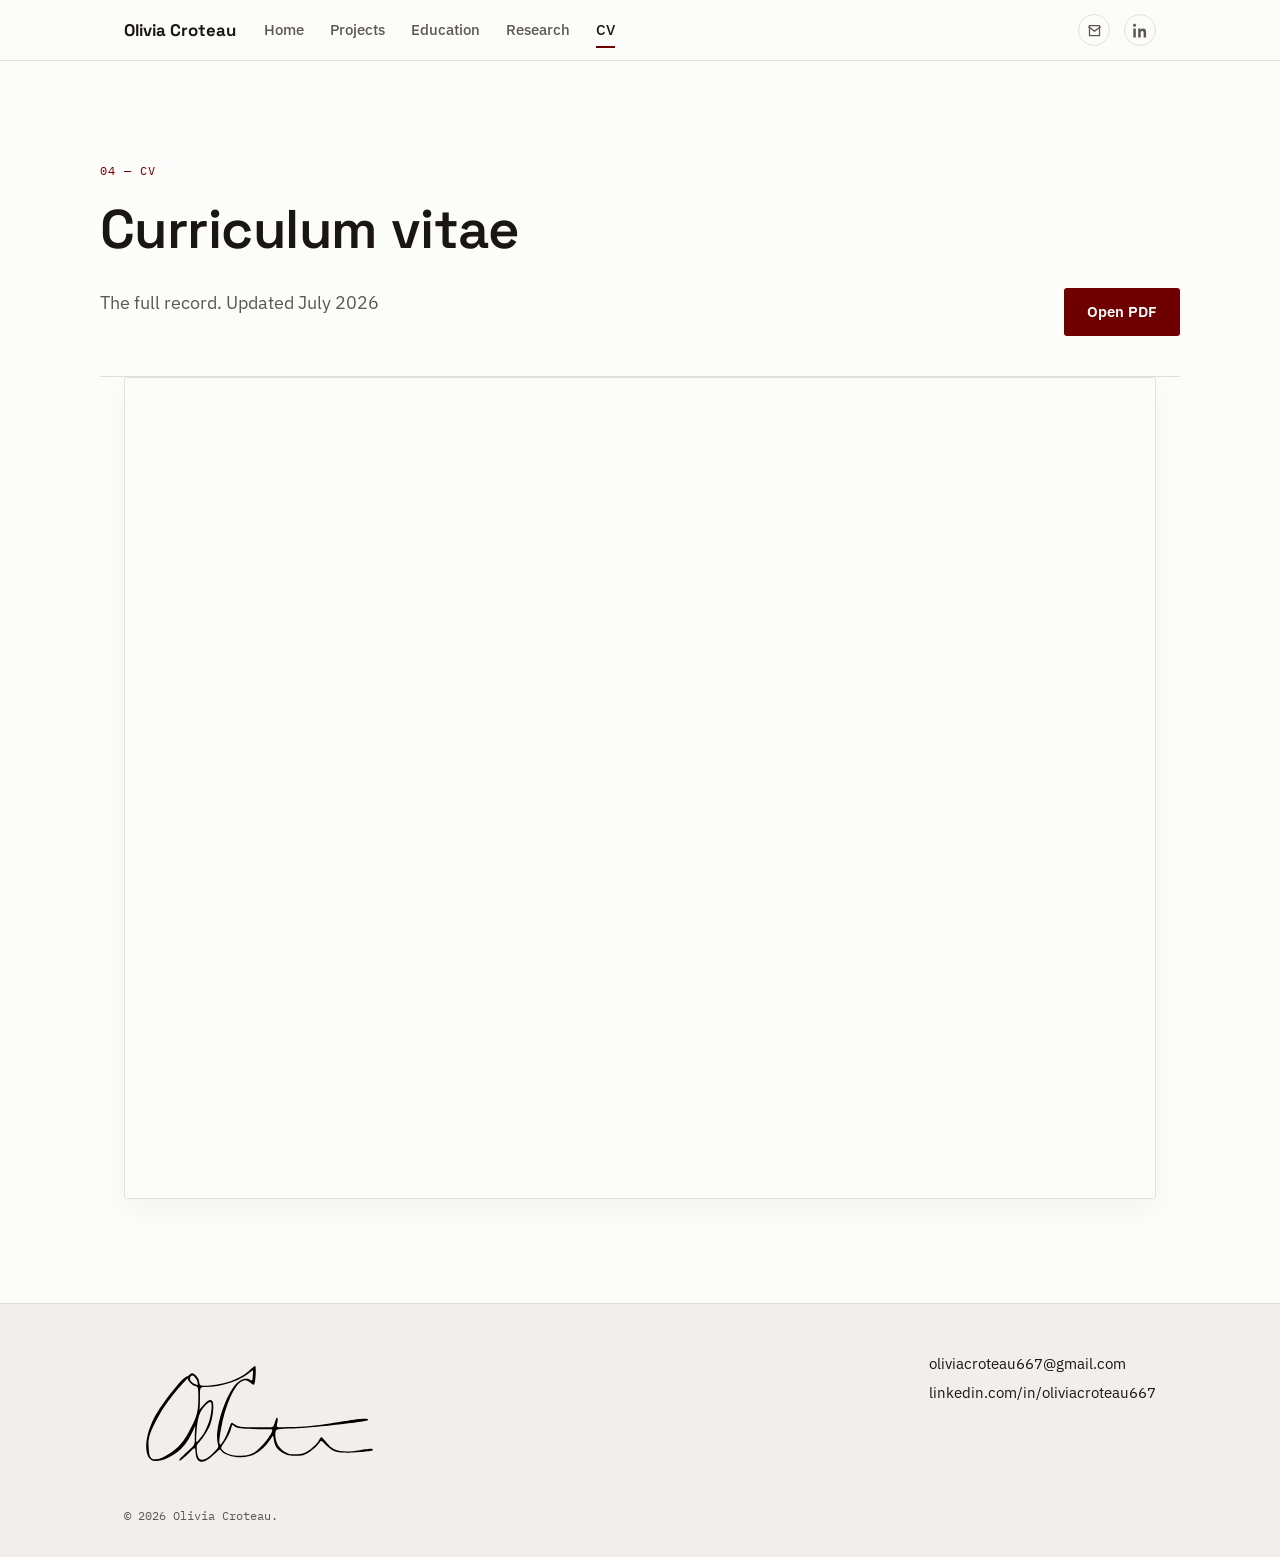
<file: cv.html>
<!DOCTYPE html>
<html lang="en">
<head>
<meta charset="UTF-8">
<meta name="viewport" content="width=device-width, initial-scale=1.0">
<title>Olivia Croteau — CV</title>
<meta name="description" content="Curriculum vitae of Olivia Croteau.">
<link rel="preconnect" href="https://fonts.googleapis.com">
<link href="https://fonts.googleapis.com/css2?family=Space+Grotesk:wght@500;600;700&family=IBM+Plex+Sans:wght@400;500;600&family=IBM+Plex+Mono:wght@400;500&display=swap" rel="stylesheet">
<link rel="stylesheet" href="styles.css">
</head>
<body>

<header class="site-header">
  <div class="header-inner">
    <a href="index.html" class="logo">Olivia Croteau</a>
    <nav class="main-nav" aria-label="Primary">
      <a href="index.html">Home</a>
      <a href="projects.html">Projects</a>
      <a href="education.html">Education</a>
      <a href="research.html">Research</a>
      <a href="cv.html" class="active">CV</a>
    </nav>
    <div class="contact-cluster">
      <a href="mailto:oliviacroteau667@gmail.com" aria-label="Email">
        <svg viewBox="0 0 24 24" fill="none" stroke="currentColor" stroke-width="2"><path d="M4 4h16v16H4z"/><path d="m22 6-10 7L2 6"/></svg>
      </a>
      <a href="https://linkedin.com/in/oliviacroteau667" aria-label="LinkedIn" target="_blank" rel="noopener">
        <svg viewBox="0 0 24 24" fill="currentColor"><path d="M4.98 3.5C4.98 4.9 3.9 6 2.5 6S0 4.9 0 3.5 1.1 1 2.5 1s2.48 1.1 2.48 2.5zM.5 8.75h4V23h-4V8.75zM8.5 8.75h3.83v1.95h.05c.53-1 1.84-2.05 3.79-2.05 4.05 0 4.8 2.67 4.8 6.13V23h-4v-6.5c0-1.55-.03-3.55-2.16-3.55-2.16 0-2.5 1.69-2.5 3.44V23h-4V8.75z"/></svg>
      </a>
    </div>
    <button class="nav-toggle" aria-label="Toggle menu" aria-expanded="false">☰</button>
  </div>
</header>

<main>

  <section class="hero container" style="padding-bottom:40px;">
    <div class="cv-hero-row">
      <div>
        <span class="label">04 — CV</span>
        <h1>Curriculum vitae</h1>
        <p class="lede">The full record. Updated July 2026</p>
      </div>
      <a href="assets/croteauCVJuly26.pdf" class="btn btn-primary" target="_blank" rel="noopener">Open PDF</a>
    </div>
  </section>

  <section class="block" style="padding-top:0;">
    <div class="container">

      <div class="cv-section">
        <div class="pdf-embed-shell">
          <iframe class="pdf-embed" src="assets/croteauCVJuly26.pdf" title="Curriculum vitae PDF"></iframe>
        </div>
      </div>

    </div>
  </section>

</main>

<footer class="site-footer">
  <div class="container footer-inner">
    <div class="footer-signature-block">
      <img src="assets/signature.svg" alt="Olivia Croteau signature" class="footer-signature">
    </div>
    <div class="footer-contact">
      <a href="mailto:oliviacroteau667@gmail.com">oliviacroteau667@gmail.com</a>
      <a href="https://linkedin.com/in/oliviacroteau667" target="_blank" rel="noopener">linkedin.com/in/oliviacroteau667</a>
    </div>
  </div>
  <div class="container footer-copy">© <span id="year"></span> Olivia Croteau.</div>
</footer>

<script>document.getElementById('year').textContent = new Date().getFullYear();</script>
<script src="main.js"></script>
</body>
</html>
</file>
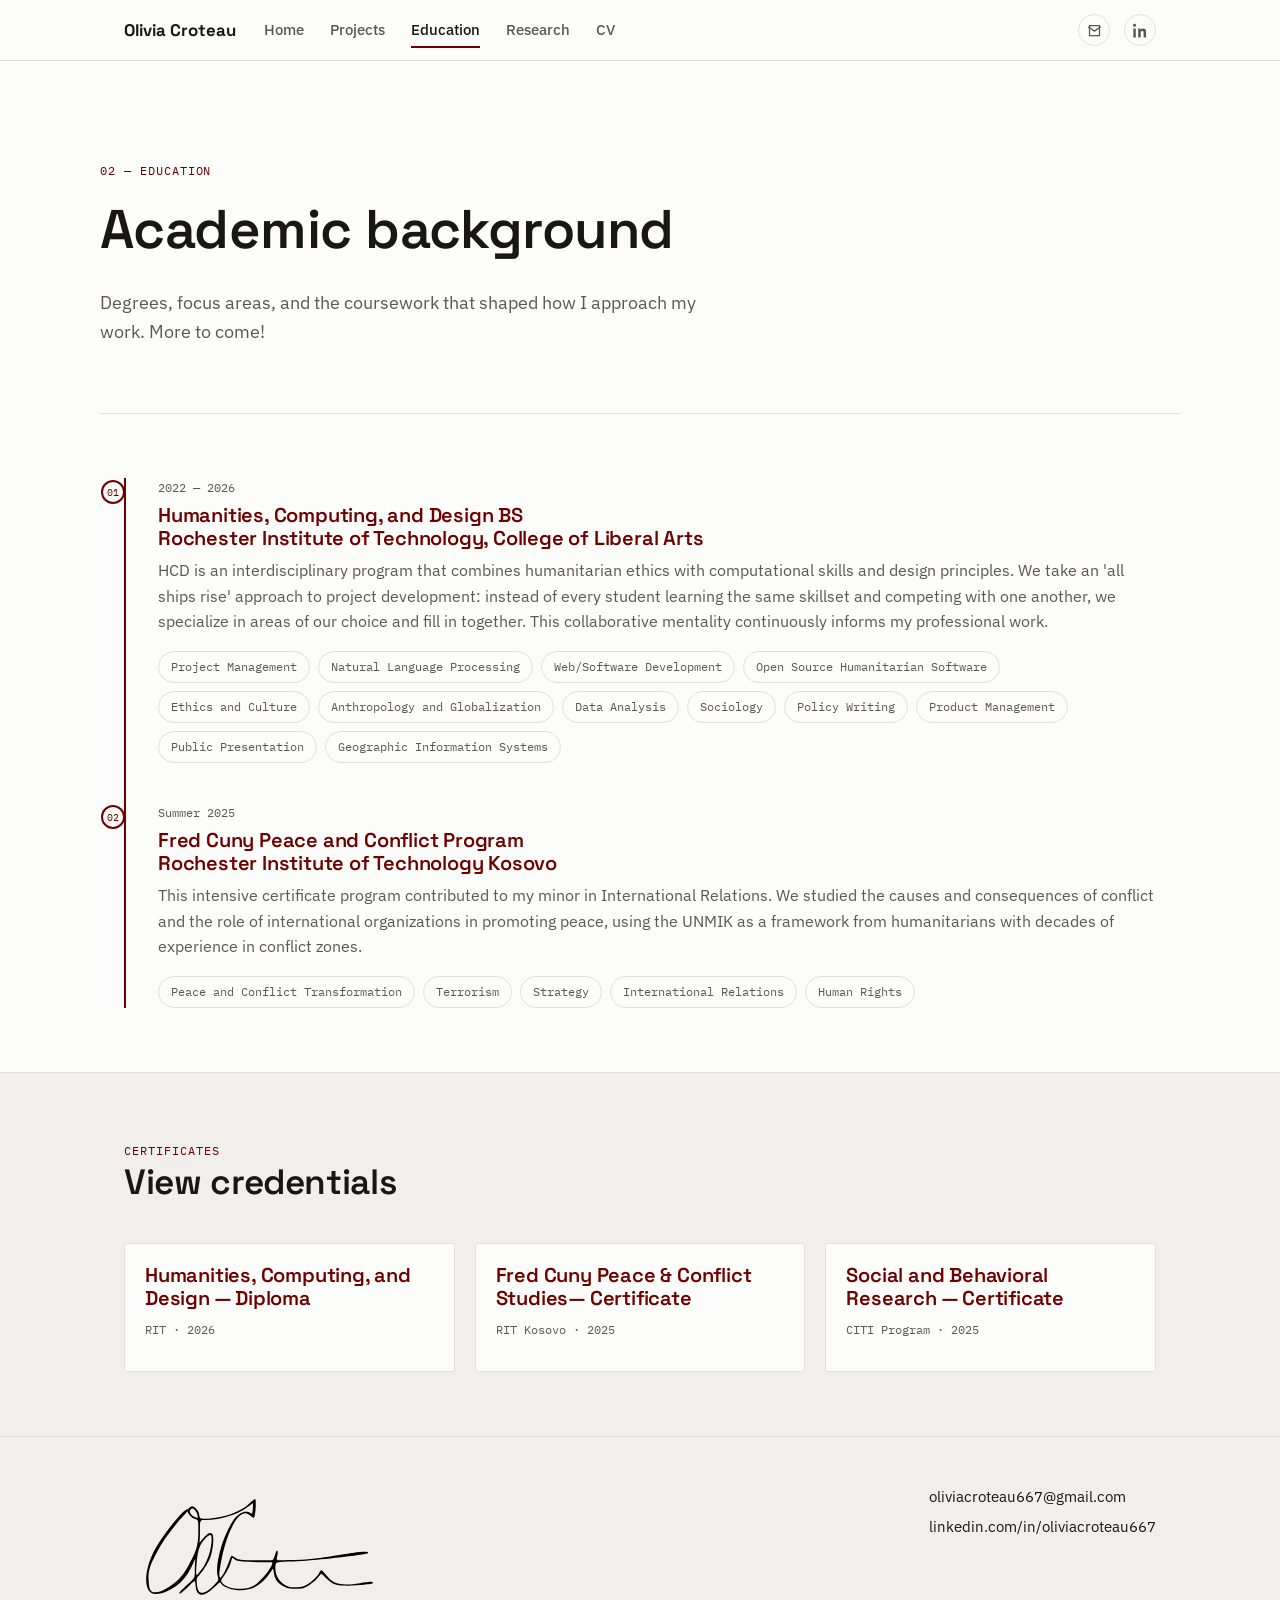
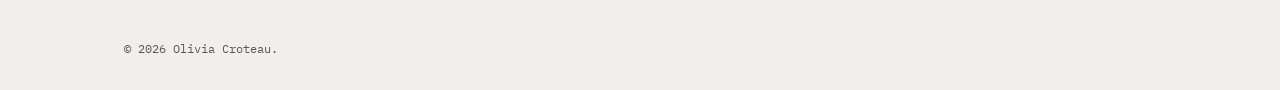
<file: education.html>
<!DOCTYPE html>
<html lang="en">
<head>
<meta charset="UTF-8">
<meta name="viewport" content="width=device-width, initial-scale=1.0">
<title>Olivia Croteau — Education</title>
<meta name="description" content="Academic background of Olivia Croteau.">
<link rel="preconnect" href="https://fonts.googleapis.com">
<link href="https://fonts.googleapis.com/css2?family=Space+Grotesk:wght@500;600;700&family=IBM+Plex+Sans:wght@400;500;600&family=IBM+Plex+Mono:wght@400;500&display=swap" rel="stylesheet">
<link rel="stylesheet" href="styles.css">
</head>
<body>

<header class="site-header">
  <div class="header-inner">
    <a href="index.html" class="logo">Olivia Croteau</a>
    <nav class="main-nav" aria-label="Primary">
      <a href="index.html">Home</a>
      <a href="projects.html">Projects</a>
      <a href="education.html" class="active">Education</a>
      <a href="research.html">Research</a>
      <a href="cv.html">CV</a>
    </nav>
    <div class="contact-cluster">
      <a href="mailto:oliviacroteau667@gmail.com" aria-label="Email">
        <svg viewBox="0 0 24 24" fill="none" stroke="currentColor" stroke-width="2"><path d="M4 4h16v16H4z"/><path d="m22 6-10 7L2 6"/></svg>
      </a>
      <a href="https://linkedin.com/in/oliviacroteau667" aria-label="LinkedIn" target="_blank" rel="noopener">
        <svg viewBox="0 0 24 24" fill="currentColor"><path d="M4.98 3.5C4.98 4.9 3.9 6 2.5 6S0 4.9 0 3.5 1.1 1 2.5 1s2.48 1.1 2.48 2.5zM.5 8.75h4V23h-4V8.75zM8.5 8.75h3.83v1.95h.05c.53-1 1.84-2.05 3.79-2.05 4.05 0 4.8 2.67 4.8 6.13V23h-4v-6.5c0-1.55-.03-3.55-2.16-3.55-2.16 0-2.5 1.69-2.5 3.44V23h-4V8.75z"/></svg>
      </a>
    </div>
    <button class="nav-toggle" aria-label="Toggle menu" aria-expanded="false">☰</button>
  </div>
</header>

<main>

  <section class="hero container" style="padding-bottom:48px;">
    <span class="label">02 — Education</span>
    <h1>Academic background</h1>
    <p class="lede">Degrees, focus areas, and the coursework that shaped how I approach my work. More to come!</p>
  </section>

  <section class="block">
    <div class="container">
      <div class="indexed-list">

        <div class="indexed-entry">
          <span class="num">01</span>
          <span class="meta">2022 — 2026</span>
           <h3><a href="https://www.rit.edu/study/humanities-computing-and-design-bs" class="edu-link" target="_blank" rel="noopener">Humanities, Computing, and Design BS<br> Rochester Institute of Technology, College of Liberal Arts</a></h3>
          <p>HCD is an interdisciplinary program that combines humanitarian ethics with computational skills and design principles. We take an 'all ships rise' approach to project development: instead of every student learning the same skillset and competing with one another, we specialize in areas of our choice and fill in together. This collaborative mentality continuously informs my professional work.</p>
          <div class="tag-row">
            <span class="tag">Project Management</span>
            <span class="tag">Natural Language Processing</span>
            <span class="tag">Web/Software Development</span>
            <span class="tag">Open Source Humanitarian Software</span>
            <span class="tag">Ethics and Culture</span>
            <span class="tag">Anthropology and Globalization</span>
            <span class="tag">Data Analysis</span>
            <span class="tag">Sociology</span>
            <span class="tag">Policy Writing</span>
            <span class="tag">Product Management</span>
            <span class="tag">Public Presentation</span>
            <span class="tag">Geographic Information Systems</span>
          </div>
        </div>

        <div class="indexed-entry">
          <span class="num">02</span>
          <span class="meta">Summer 2025</span>
          <h3><a href="https://www.rit.edu/kosovo/summerprogram" class="edu-link" target="_blank" rel="noopener">Fred Cuny Peace and Conflict Program
            <br> Rochester Institute of Technology Kosovo</a></h3>
          <p>This intensive certificate program contributed to my minor in International Relations. We studied the causes and consequences of conflict and the role of international organizations in promoting peace, using the UNMIK as a framework from humanitarians with decades of experience in conflict zones.</p>
          <div class="tag-row">
            <span class="tag">Peace and Conflict Transformation</span>
            <span class="tag">Terrorism</span>
            <span class="tag">Strategy</span>
            <span class="tag">International Relations</span>
            <span class="tag">Human Rights</span>
          </div>
        </div>

      </div>
    </div>
  </section>

  <section class="block alt">
    <div class="container">
      <div class="block-head">
        <span class="label">Certificates</span>
        <h2>View credentials</h2>
      </div>
      <div class="cert-grid">

        <a href="assets/diploma.png" class="cert-card cert-preview" target="_blank" rel="noopener">
          <h3>Humanities, Computing, and Design — Diploma</h3>
          <p class="issuer">RIT · 2026</p>
        </a>

        <a href="assets/fred-cuny-certificate.pdf" class="cert-card cert-preview" target="_blank" rel="noopener">
          <h3>Fred Cuny Peace &amp; Conflict Studies— Certificate</h3>
          <p class="issuer">RIT Kosovo · 2025</p>
        </a>

        <a href="assets/CITI.pdf" class="cert-card cert-preview" target="_blank" rel="noopener">
          <h3>Social and Behavioral Research — Certificate</h3>
          <p class="issuer">CITI Program · 2025</p>
        </a>

      </div>
    </div>
  </section>

</main>

<footer class="site-footer">
  <div class="container footer-inner">
    <div class="footer-signature-block">
      <img src="assets/signature.svg" alt="Olivia Croteau signature" class="footer-signature">
    </div>
    <div class="footer-contact">
      <a href="mailto:oliviacroteau667@gmail.com">oliviacroteau667@gmail.com</a>
      <a href="https://linkedin.com/in/oliviacroteau667" target="_blank" rel="noopener">linkedin.com/in/oliviacroteau667</a>
    </div>
  </div>
  <div class="container footer-copy">© <span id="year"></span> Olivia Croteau.</div>
</footer>

<script>document.getElementById('year').textContent = new Date().getFullYear();</script>
<script src="main.js"></script>
</body>
</html>
</file>
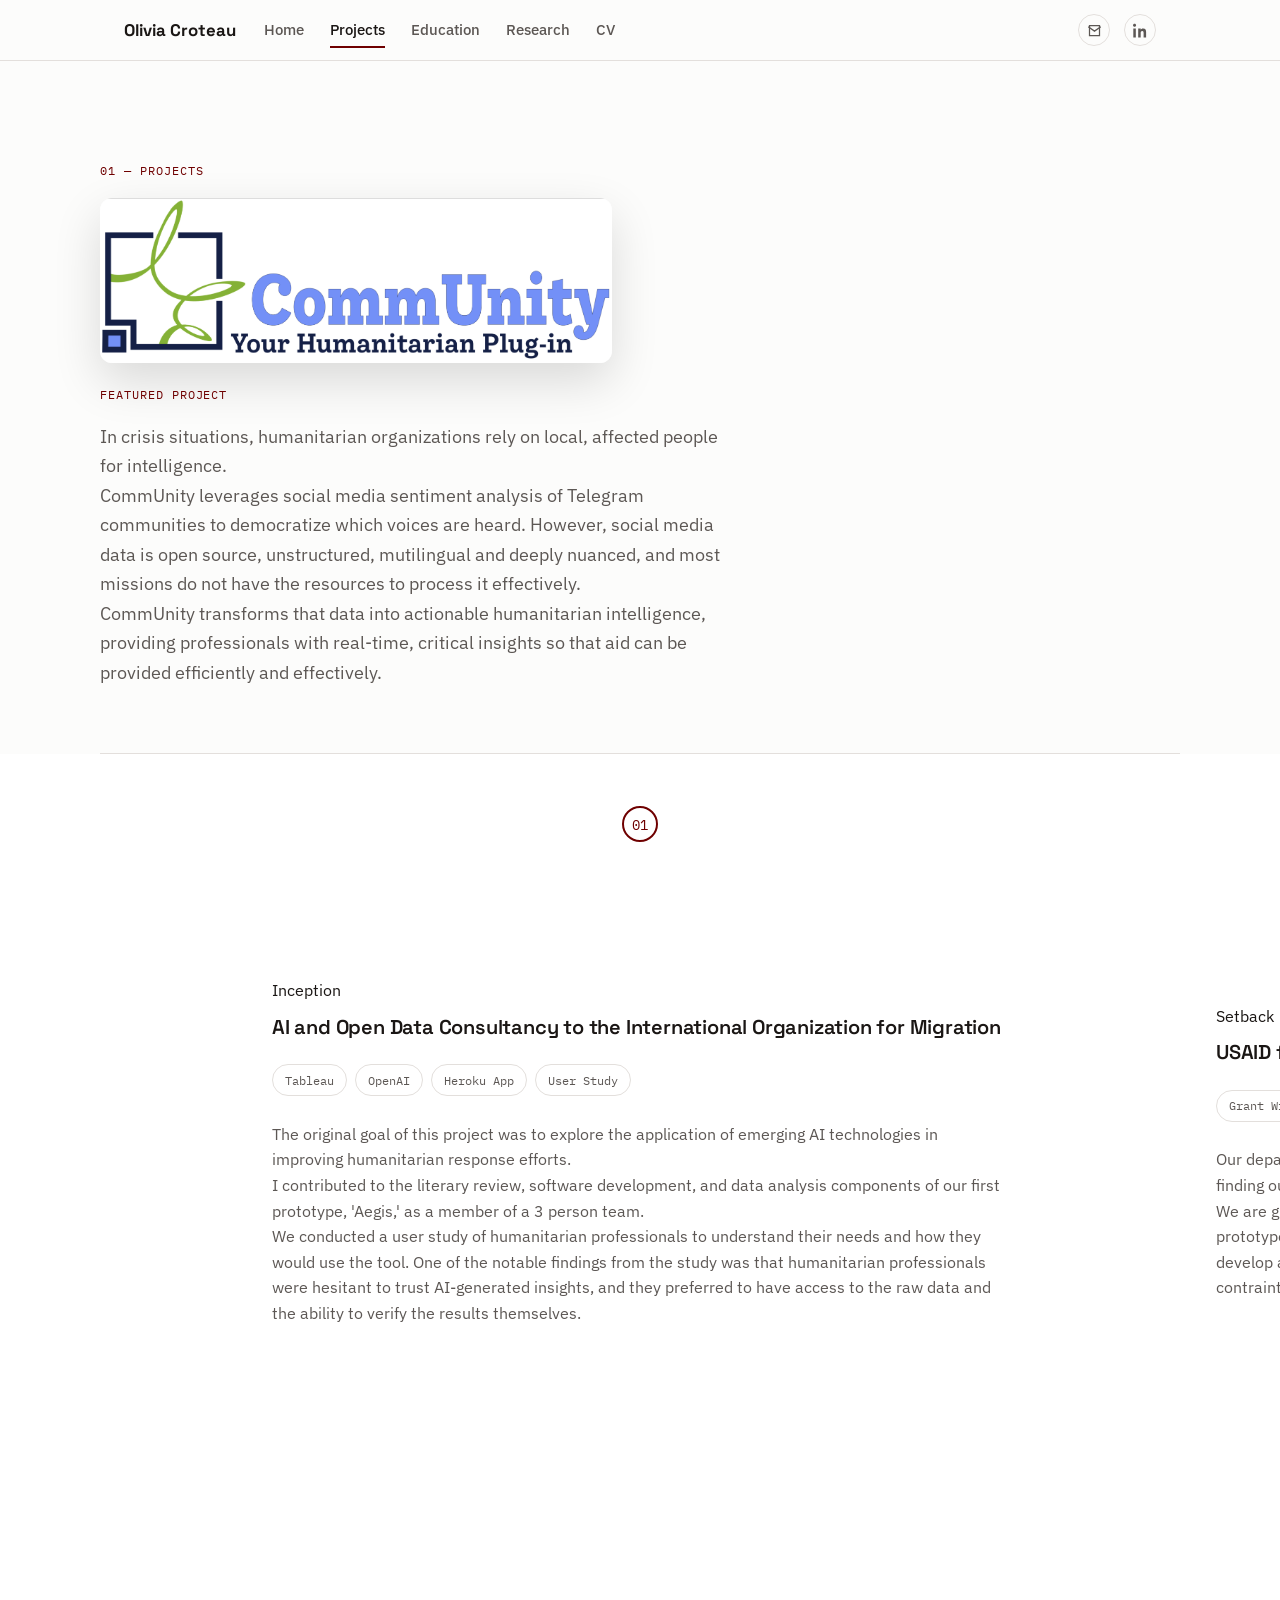
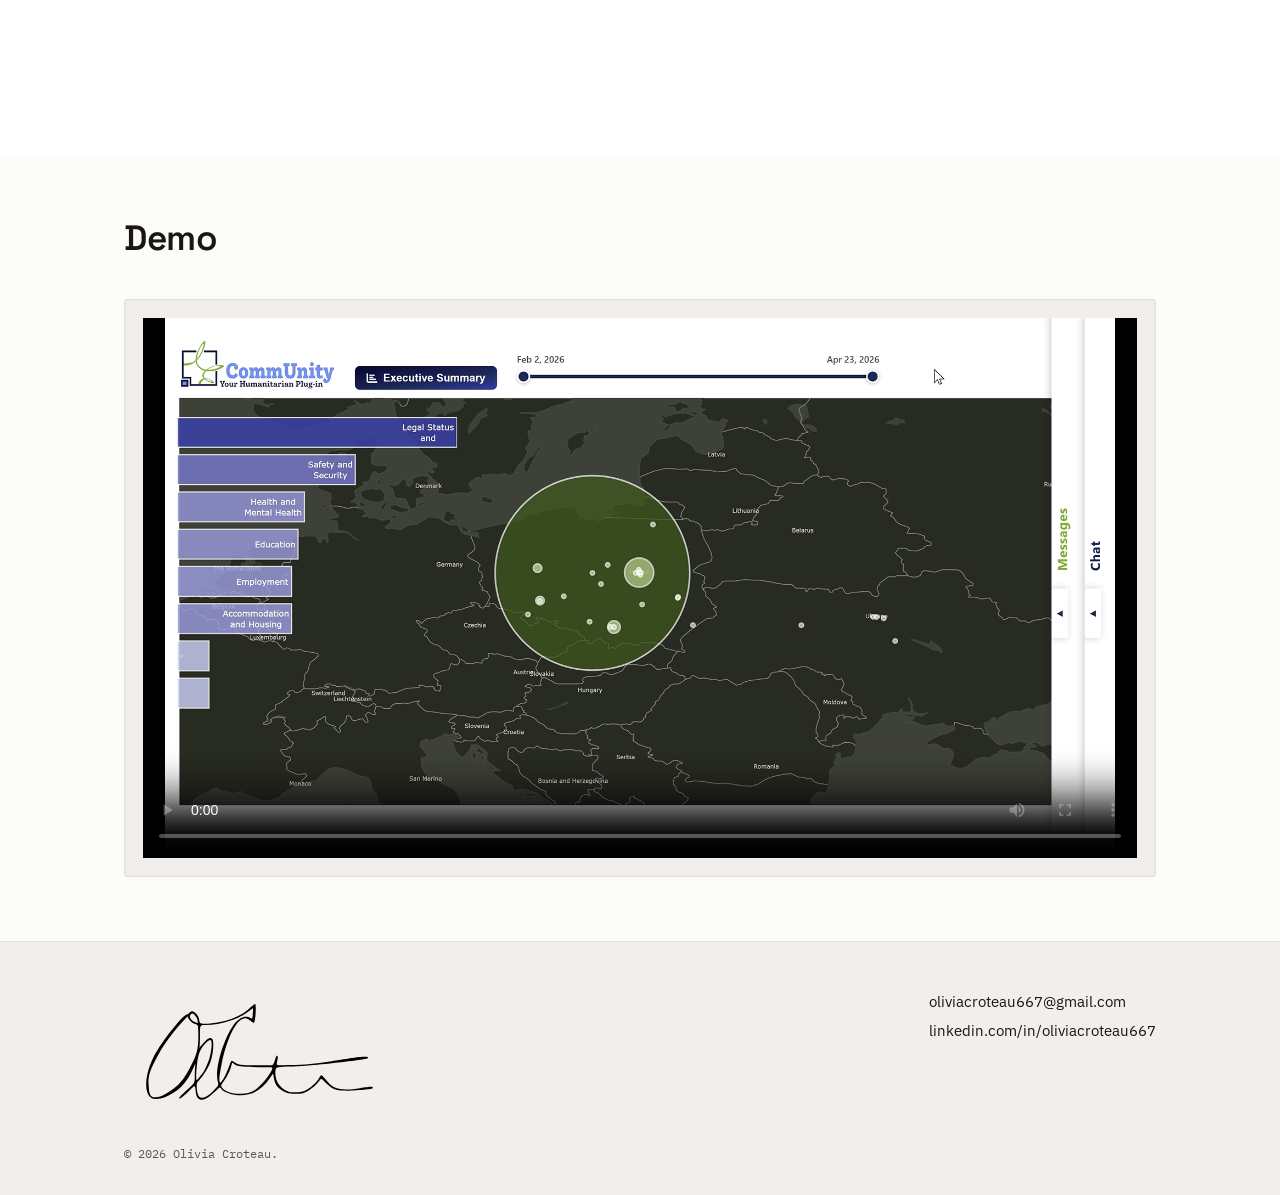
<file: projects.html>
<!DOCTYPE html>
<html lang="en">
<head>
<meta charset="UTF-8">
<meta name="viewport" content="width=device-width, initial-scale=1.0">
<title>Olivia Croteau — Projects</title>
<meta name="description" content="Project demos and speaking engagements by Olivia Croteau.">
<link rel="preconnect" href="https://fonts.googleapis.com">
<link href="https://fonts.googleapis.com/css2?family=Space+Grotesk:wght@500;600;700&family=IBM+Plex+Sans:wght@400;500;600&family=IBM+Plex+Mono:wght@400;500&display=swap" rel="stylesheet">
<link rel="stylesheet" href="styles.css">
</head>
<body>

<header class="site-header">
  <div class="header-inner">
    <a href="index.html" class="logo">Olivia Croteau</a>
    <nav class="main-nav" aria-label="Primary">
      <a href="index.html">Home</a>
      <a href="projects.html" class="active">Projects</a>
      <a href="education.html">Education</a>
      <a href="research.html">Research</a>
      <a href="cv.html">CV</a>
    </nav>
    <div class="contact-cluster">
      <a href="mailto:oliviacroteau667@gmail.com" aria-label="Email">
        <svg viewBox="0 0 24 24" fill="none" stroke="currentColor" stroke-width="2"><path d="M4 4h16v16H4z"/><path d="m22 6-10 7L2 6"/></svg>
      </a>
      <a href="https://linkedin.com/in/oliviacroteau667" aria-label="LinkedIn" target="_blank" rel="noopener">
        <svg viewBox="0 0 24 24" fill="currentColor"><path d="M4.98 3.5C4.98 4.9 3.9 6 2.5 6S0 4.9 0 3.5 1.1 1 2.5 1s2.48 1.1 2.48 2.5zM.5 8.75h4V23h-4V8.75zM8.5 8.75h3.83v1.95h.05c.53-1 1.84-2.05 3.79-2.05 4.05 0 4.8 2.67 4.8 6.13V23h-4v-6.5c0-1.55-.03-3.55-2.16-3.55-2.16 0-2.5 1.69-2.5 3.44V23h-4V8.75z"/></svg>
      </a>
    </div>
    <button class="nav-toggle" aria-label="Toggle menu" aria-expanded="false">☰</button>
  </div>
</header>

<main>

  <section class="hero container" style="padding-bottom:48px;">
    <span class="label">01 — Projects</span>
    <div class="project-logo">
      <img src="assets/CommUnity.png" alt="CommUnity logo">
    </div>

      <span class="label">Featured Project</span>
      <p class="lede">
        In crisis situations, humanitarian organizations rely on local, affected people for intelligence.
        <br>
        CommUnity leverages social media sentiment analysis of Telegram communities to democratize which voices are heard. However, social media data is open source, unstructured, mutilingual and deeply nuanced, and most missions do not have the resources to process it effectively.
        <br>
        CommUnity transforms that data into actionable humanitarian intelligence, providing professionals with real-time, critical insights so that aid can be provided efficiently and effectively.
      </p>

  </section>

  <section class="block featured-project">
    <div class="container">
      <div class="timeline" aria-label="Project timeline">
        <div class="timeline-list">
          <div class="timeline-entry">
            <span class="num">01</span>
            <span class="meta">Inception</span>
            <h3>AI and Open Data Consultancy to the International Organization for Migration</h3> <br>

            <div class="tag-row">
              <span class="tag">Tableau</span>
              <span class="tag">OpenAI</span>
              <span class="tag">Heroku App</span>
              <span class="tag">User Study</span>
            </div>

            <p><br>The original goal of this project was to explore the application of emerging AI technologies in improving humanitarian response efforts. <br>
            I contributed to the literary review, software development, and data analysis components of our first prototype, 'Aegis,' as a member of a 3 person team. <br>
            We conducted a user study of humanitarian professionals to understand their needs and how they would use the tool.
            One of the notable findings from the study was that humanitarian professionals were hesitant to trust AI-generated insights, and they preferred to have access to the raw data and the ability to verify the results themselves. <br>
            </p>
          </div>

          <div class="timeline-entry">
            <span class="num">02</span>
            <span class="meta">Setback</span>
            <h3>USAID funding cuts</h3>
            <br>
            <div class="tag-row">
              <span class="tag">Grant Writing</span>
              <span class="tag">Sustainable Development</span>
            </div>
            <br>
            <p>Our department recieved stop work orders, and I gained experience in grant writing as we navigated finding outside funding to continue the project. <br>
            We are greatful to the RIT College of Liberal Arts for providing the resources to finish the original prototype.
            However, this fundamentally changed the scope of the project. We had to learn how to develop a product that would be sustainable in the face of unreliable funding cycles and resource contraints. <br>
            </p>
          </div>

          <div class="timeline-entry">
            <span class="num">03</span>
            <span class="meta">Publication</span>
            <h3>IEEE Global Humanitarian Technology Conference</h3>
            <br>
            <div class="tag-row">
              <span class="tag">Presentation</span>
              <span class="tag">Peer Review</span>
            </div>
            <br>
            <p>'AI-Driven Data Fusion for Humanitarian Visual
            Analytics: Integrating Multimodal Social Media
            Insights on Ukrainian Refugee Displacement'
            <br>

            <div class="timeline-pdf" style="margin-top:12px;">
              <a href="assets/IEEE_GHTC_2025.pdf" class="btn btn-primary" target="_blank" rel="noopener">View Paper</a>
              <img src="assets/GHTC.jpg" alt="GHTC cover" class="paper-thumb">
            </div>
            <br>
            <p>We had the opportunity to present our work at the IEEE GHTC in Golden CO, 2025.</p>
          </div>

          <div class="timeline-entry">
            <span class="num">04</span>
            <span class="meta">Second Prototype</span>
            <h3>Project Manager, Developer, and Data Analyst</h3>
            <br>
            <div class="tag-row">
              <span class="tag">Open Source</span>
              <span class="tag">Free of Cost</span>
              <span class="tag">User Trust</span>
              <span class="tag">Branding</span>
            </div>
            <br>

            <p>The second prototype, 'CommUnity' was created to address the limitations of the first prototype and improve the user experience. I managed a diverse team of students who focused on AI training, server maintenance, and technical documentation for this year-long Senior Capstone project. 
            <br>
            I developed the user interface and data analysis components of the prototype, and created the brand identity and marketing materials.
            <br>
            This prototype was designed to be free of cost and open source, so that humanitarian organizations can use it without financial barriers. The user interface is designed to build trust with users through local hosting and by providing easy access to the original Telegram data.<br>
            </p>

            <div class="timeline-pdf" style="margin-top:12px;">
              <img src="assets/imagine.jpg" alt="Prototype thumbnail" class="paper-thumb">
            </div>
            <br>

            <div class="timeline-cta">Continue down for a demo of CommUnity→</div>
          </div>
        </div>
      </div>
    </div>
  </section>

  <section class="block">
    <div class="container">
      <div class="block-head">
        <h2>Demo</h2>
      </div>
      <div class="video-section">
        <div class="video-embed-shell">
          <video class="video-player" controls playsinline preload="metadata" poster="assets/dashboard.png">
            <source src="https://youtu.be/AQs13I36pP4" type="video/mp4">
            Your browser does not support the video tag.
          </video>
        </div>
      </div>
    </div>
  </section>
  

</main>

<footer class="site-footer">
  <div class="container footer-inner">
    <div class="footer-signature-block">
      <img src="assets/signature.svg" alt="Olivia Croteau signature" class="footer-signature">
    </div>
    <div class="footer-contact">
      <a href="mailto:oliviacroteau667@gmail.com">oliviacroteau667@gmail.com</a>
      <a href="https://linkedin.com/in/oliviacroteau667" target="_blank" rel="noopener">linkedin.com/in/oliviacroteau667</a>
    </div>
  </div>
  <div class="container footer-copy">© <span id="year"></span> Olivia Croteau.</div>
</footer>

<script>document.getElementById('year').textContent = new Date().getFullYear();</script>
<script src="main.js"></script>
</body>
</html>
</file>
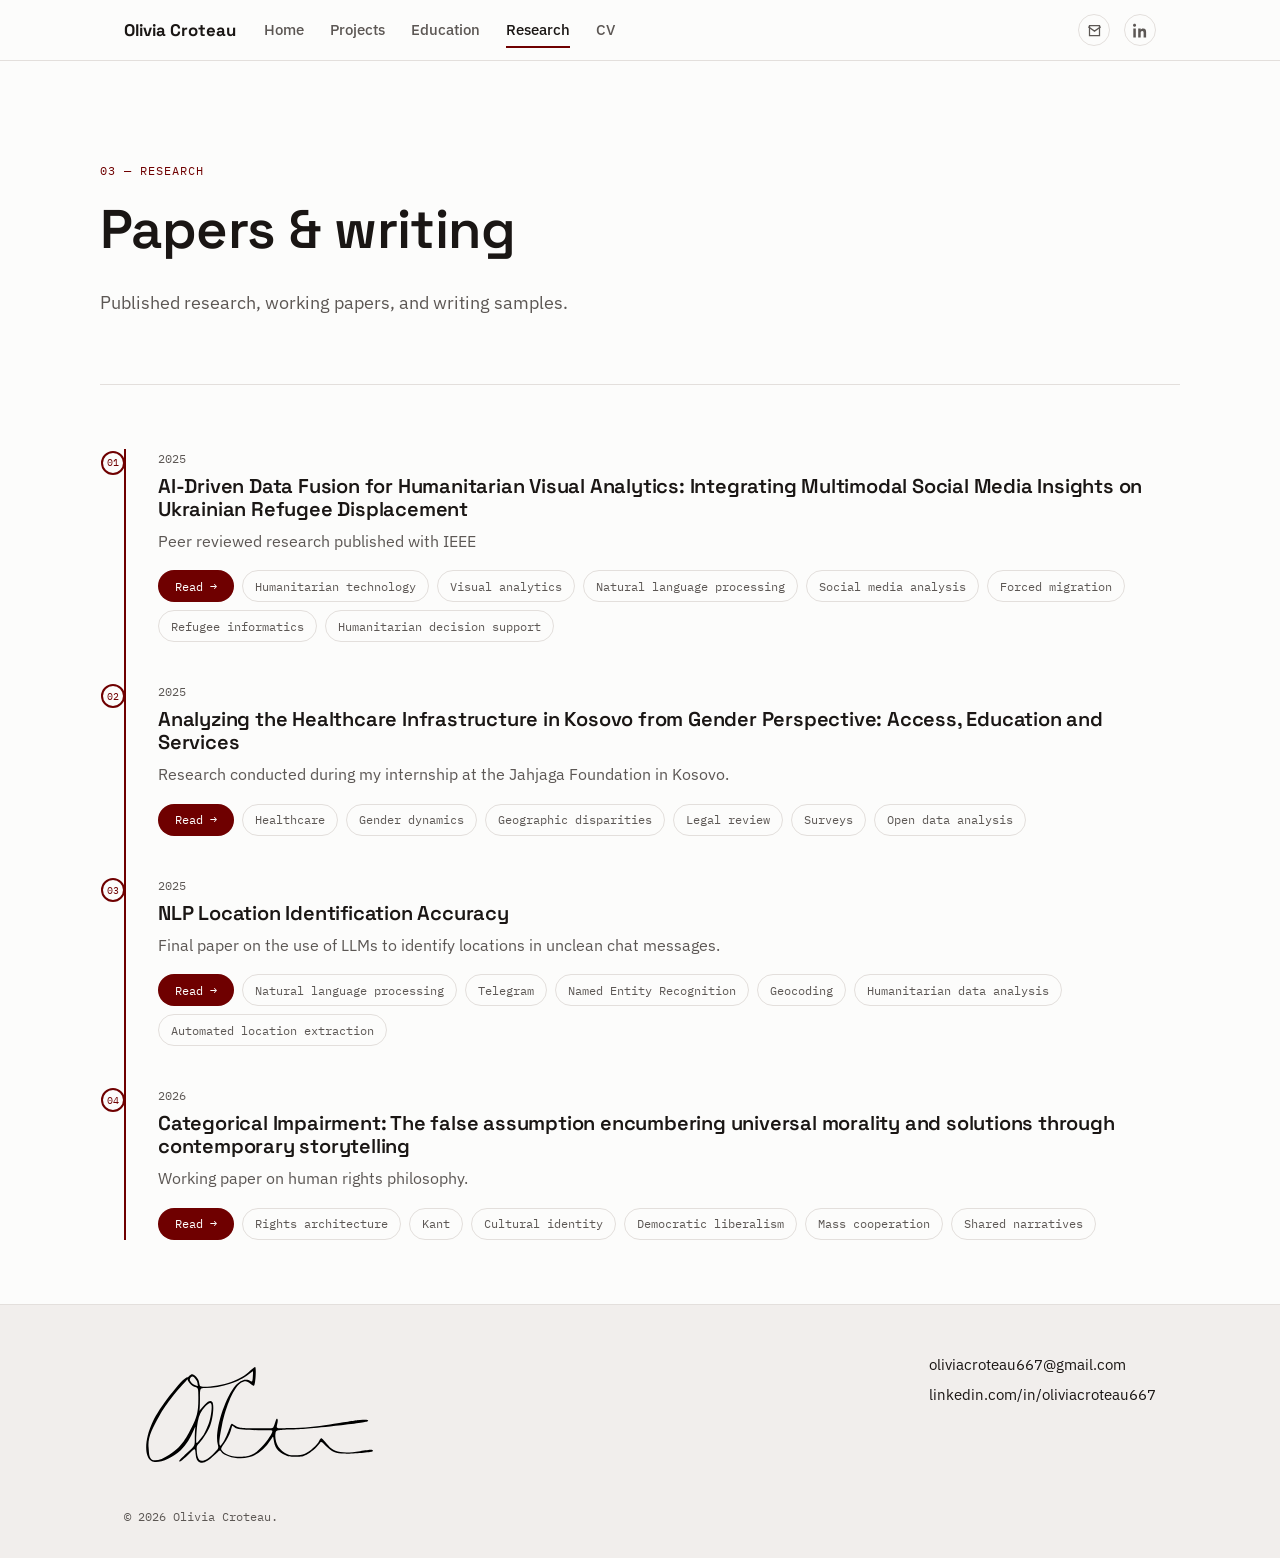
<file: research.html>
<!DOCTYPE html>
<html lang="en">
<head>
<meta charset="UTF-8">
<meta name="viewport" content="width=device-width, initial-scale=1.0">
<title>Olivia Croteau — Research</title>
<meta name="description" content="Research and writing samples by Olivia Croteau.">
<link rel="preconnect" href="https://fonts.googleapis.com">
<link href="https://fonts.googleapis.com/css2?family=Space+Grotesk:wght@500;600;700&family=IBM+Plex+Sans:wght@400;500;600&family=IBM+Plex+Mono:wght@400;500&display=swap" rel="stylesheet">
<link rel="stylesheet" href="styles.css">
</head>
<body>

<header class="site-header">
  <div class="header-inner">
    <a href="index.html" class="logo">Olivia Croteau</a>
    <nav class="main-nav" aria-label="Primary">
      <a href="index.html">Home</a>
      <a href="projects.html">Projects</a>
      <a href="education.html">Education</a>
      <a href="research.html" class="active">Research</a>
      <a href="cv.html">CV</a>
    </nav>
    <div class="contact-cluster">
      <a href="mailto:oliviacroteau667@gmail.com" aria-label="Email">
        <svg viewBox="0 0 24 24" fill="none" stroke="currentColor" stroke-width="2"><path d="M4 4h16v16H4z"/><path d="m22 6-10 7L2 6"/></svg>
      </a>
      <a href="https://linkedin.com/in/oliviacroteau667" aria-label="LinkedIn" target="_blank" rel="noopener">
        <svg viewBox="0 0 24 24" fill="currentColor"><path d="M4.98 3.5C4.98 4.9 3.9 6 2.5 6S0 4.9 0 3.5 1.1 1 2.5 1s2.48 1.1 2.48 2.5zM.5 8.75h4V23h-4V8.75zM8.5 8.75h3.83v1.95h.05c.53-1 1.84-2.05 3.79-2.05 4.05 0 4.8 2.67 4.8 6.13V23h-4v-6.5c0-1.55-.03-3.55-2.16-3.55-2.16 0-2.5 1.69-2.5 3.44V23h-4V8.75z"/></svg>
      </a>
    </div>
    <button class="nav-toggle" aria-label="Toggle menu" aria-expanded="false">☰</button>
  </div>
</header>

<main>

  <section class="hero container" style="padding-bottom:48px;">
    <span class="label">03 — Research</span>
    <h1>Papers &amp; writing</h1>
    <p class="lede">Published research, working papers, and writing samples.</p>
  </section>

  <section class="block">
    <div class="container">
      <div class="indexed-list">

        <div class="indexed-entry">
          <span class="num">01</span>
          <span class="meta">2025</span>
          <h3>AI-Driven Data Fusion for Humanitarian Visual
            Analytics: Integrating Multimodal Social Media
            Insights on Ukrainian Refugee Displacement</h3>
          <p>Peer reviewed research published with IEEE</p>
          <div class="tag-row">
            <a href="assets/IEEE_GHTC_2025.pdf" class="tag read-button" style="text-decoration:none;" target="_blank" rel="noopener">Read →</a>
            <span class="tag">Humanitarian technology</span>
            <span class="tag">Visual analytics</span>
            <span class="tag">Natural language processing</span>
            <span class="tag">Social media analysis</span>            
            <span class="tag">Forced migration</span>
            <span class="tag">Refugee informatics</span>
            <span class="tag">Humanitarian decision support</span>
          </div>
        </div>

        <div class="indexed-entry">
          <span class="num">02</span>
          <span class="meta">2025</span>
          <h3>Analyzing the Healthcare Infrastructure in Kosovo from Gender Perspective: Access, Education and Services</h3>
          <p>Research conducted during my internship at the Jahjaga Foundation in Kosovo.</p>
          <div class="tag-row">
            <a href="assets/JFPaper.pdf" class="tag read-button" style="text-decoration:none;" target="_blank" rel="noopener">Read →</a>
            <span class="tag">Healthcare</span>
            <span class="tag">Gender dynamics</span>            
            <span class="tag">Geographic disparities</span>
            <span class="tag">Legal review</span>
            <span class="tag">Surveys</span>
            <span class="tag">Open data analysis</span>
          </div>
        </div>

        <div class="indexed-entry">
          <span class="num">03</span>
          <span class="meta">2025</span>
          <h3>NLP Location Identification Accuracy</h3>
          <p>Final paper on the use of LLMs to identify locations in unclean chat messages.</p>
          <div class="tag-row">
            <a href="assets\NLP_Location_Identification_Accuracy.pdf" class="tag read-button" style="text-decoration:none;" target="_blank" rel="noopener">Read →</a>
            <span class="tag">Natural language processing</span>
            <span class="tag">Telegram</span>            
            <span class="tag">Named Entity Recognition</span>
            <span class="tag">Geocoding</span>
            <span class="tag">Humanitarian data analysis</span>
            <span class="tag">Automated location extraction</span>
          </div>
        </div>

        <div class="indexed-entry">
          <span class="num">04</span>
          <span class="meta">2026</span>
          <h3>Categorical Impairment: The false assumption encumbering universal morality and solutions through contemporary storytelling</h3>
          <p>Working paper on human rights philosophy.</p>
          <div class="tag-row">
            <a href="assets\CategoricalImpairment.pdf" class="tag read-button" style="text-decoration:none;" target="_blank" rel="noopener">Read →</a>
            <span class="tag">Rights architecture</span>
            <span class="tag">Kant</span>            
            <span class="tag">Cultural identity</span>
            <span class="tag">Democratic liberalism</span>
            <span class="tag">Mass cooperation</span>
            <span class="tag">Shared narratives</span>
          </div>
        </div>
      </div>
    </div>
  </section>

</main>

<footer class="site-footer">
  <div class="container footer-inner">
    <div class="footer-signature-block">
      <img src="assets/signature.svg" alt="Olivia Croteau signature" class="footer-signature">
    </div>
    <div class="footer-contact">
      <a href="mailto:oliviacroteau667@gmail.com">oliviacroteau667@gmail.com</a>
      <a href="https://linkedin.com/in/oliviacroteau667" target="_blank" rel="noopener">linkedin.com/in/oliviacroteau667</a>
    </div>
  </div>
  <div class="container footer-copy">© <span id="year"></span> Olivia Croteau.</div>
</footer>

<script>document.getElementById('year').textContent = new Date().getFullYear();</script>
<script src="main.js"></script>
</body>
</html>
</file>
<file: styles.css>
/* ============================================
   TOKENS
   ============================================ */
:root{
  --bg: #FCFCFB;
  --bg-alt: #F1EEEC;
  --ink: #1A1614;
  --ink-soft: #5C5754;
  --accent: #6F0000;
  --accent-soft: #8C2E2E;
  --line: #E3DFDC;
  --white: #FFFFFF;

  --font-display: 'Space Grotesk', sans-serif;
  --font-body: 'IBM Plex Sans', sans-serif;
  --font-mono: 'IBM Plex Mono', monospace;

  --max-width: 1080px;
  --radius: 3px;
}

*, *::before, *::after{ box-sizing: border-box; }

html{ scroll-behavior: smooth; }

body{
  margin: 0;
  background: var(--bg);
  color: var(--ink);
  font-family: var(--font-body);
  font-size: 16px;
  line-height: 1.6;
  -webkit-font-smoothing: antialiased;
}

h1, h2, h3, h4{
  font-family: var(--font-display);
  font-weight: 600;
  line-height: 1.15;
  margin: 0 0 0.5em;
  letter-spacing: -0.01em;
}

h1{ font-size: clamp(2.2rem, 5vw, 3.4rem); }
h2{ font-size: clamp(1.6rem, 3vw, 2.2rem); }
h3{ font-size: 1.25rem; }

p{ margin: 0 0 1em; color: var(--ink-soft); }

a{ color: var(--accent); text-decoration: none; }
a:hover{ text-decoration: underline; }

/* Visible keyboard focus everywhere */
a:focus-visible, button:focus-visible{
  outline: 2px solid var(--accent);
  outline-offset: 3px;
}

.container{
  max-width: var(--max-width);
  margin: 0 auto;
  padding: 0 24px;
}

.label{
  font-family: var(--font-mono);
  font-size: 0.75rem;
  letter-spacing: 0.08em;
  text-transform: uppercase;
  color: var(--accent);
}

/* ============================================
   HEADER / NAV
   ============================================ */
.site-header{
  position: sticky;
  top: 0;
  z-index: 50;
  background: rgba(252, 252, 251, 0.92);
  backdrop-filter: saturate(140%) blur(6px);
  border-bottom: 1px solid var(--line);
}

.header-inner{
  max-width: var(--max-width);
  margin: 0 auto;
  padding: 14px 24px;
  display: flex;
  align-items: center;
  gap: 28px;
}

.logo{
  font-family: var(--font-display);
  font-weight: 700;
  font-size: 1.05rem;
  color: var(--ink);
  text-decoration: none;
  white-space: nowrap;
}
.logo:hover{ text-decoration: none; color: var(--accent); }

.main-nav{
  display: flex;
  gap: 26px;
  flex: 1;
}

.main-nav a{
  color: var(--ink-soft);
  font-size: 0.92rem;
  font-weight: 500;
  text-decoration: none;
  position: relative;
  padding: 4px 0;
}

.main-nav a::after{
  content: "";
  position: absolute;
  left: 0; right: 0; bottom: -2px;
  height: 2px;
  background: var(--accent);
  transform: scaleX(0);
  transform-origin: left;
  transition: transform 0.2s ease;
}

.main-nav a:hover{ color: var(--ink); }
.main-nav a:hover::after{ transform: scaleX(1); }

.main-nav a.active{ color: var(--ink); }
.main-nav a.active::after{ transform: scaleX(1); }

.contact-cluster{
  display: flex;
  align-items: center;
  gap: 14px;
}

.contact-cluster a{
  display: flex;
  align-items: center;
  justify-content: center;
  width: 32px;
  height: 32px;
  border-radius: 50%;
  border: 1px solid var(--line);
  color: var(--ink-soft);
  transition: border-color 0.15s ease, color 0.15s ease, background 0.15s ease;
}

.contact-cluster a:hover{
  border-color: var(--accent);
  color: var(--accent);
  background: var(--bg-alt);
  text-decoration: none;
}

.contact-cluster svg{ width: 15px; height: 15px; }

.nav-toggle{
  display: none;
  background: none;
  border: 1px solid var(--line);
  border-radius: var(--radius);
  padding: 6px 10px;
  font-size: 1rem;
  cursor: pointer;
  color: var(--ink);
}

@media (max-width: 760px){
  .main-nav{
    position: absolute;
    top: 100%;
    left: 0; right: 0;
    background: var(--bg);
    border-bottom: 1px solid var(--line);
    flex-direction: column;
    gap: 0;
    padding: 8px 24px;
    display: none;
  }
  .main-nav.open{ display: flex; }
  .main-nav a{ padding: 12px 0; border-bottom: 1px solid var(--line); }
  .main-nav a:last-child{ border-bottom: none; }
  .nav-toggle{ display: block; }
  .header-inner{ position: relative; flex-wrap: wrap; }
}

/* ============================================
   HERO
   ============================================ */
.hero{
  padding: 96px 0 64px;
  border-bottom: 1px solid var(--line);
}

.hero-layout{
  display: flex;
  align-items: center;
  gap: 36px;
}

.hero-portrait{
  width: min(320px, 38vw);
  max-width: 320px;
  height: auto;
  object-fit: cover;
  border-radius: 16px;
  border: 1px solid var(--line);
  box-shadow: 0 12px 32px rgba(0,0,0,0.08);
  flex-shrink: 0;
}

.hero-copy{
  flex: 1;
}

.hero .label{ display: inline-block; margin-bottom: 18px; }

.hero p.lede{
  font-size: 1.15rem;
  max-width: 620px;
  color: var(--ink-soft);
}

.hero-actions{
  display: flex;
  gap: 16px;
  margin-top: 28px;
  flex-wrap: wrap;
}

@media (max-width: 780px) {
  .hero-layout{
    flex-direction: column;
    align-items: flex-start;
    gap: 24px;
  }

  .hero-portrait{
    width: min(240px, 70vw);
    max-width: 240px;
  }
}

/* ============================================
   VIDEO SECTION
   ============================================ */
.video-section{
  display: grid;
  gap: 18px;
}

.video-intro{
  max-width: 740px;
  color: var(--ink-soft);
  margin: 0;
}

.video-embed-shell{
  width: 100%;
  max-width: 100%;
  border: 1px solid var(--line);
  border-radius: var(--radius);
  background: var(--bg-alt);
  padding: 18px;
  overflow: hidden;
  box-shadow: inset 0 0 0 1px rgba(0,0,0,0.02);
}

.video-player{
  display: block;
  width: 100%;
  max-width: 100%;
  min-height: 320px;
  height: min(56vw, 540px);
  border: 0;
  border-radius: calc(var(--radius) - 4px);
  background: #000;
}
/* ============================================
   BUTTONS
   ============================================ */
.btn{
  display: inline-flex;
  align-items: center;
  gap: 8px;
  padding: 11px 22px;
  border-radius: var(--radius);
  font-family: var(--font-body);
  font-weight: 600;
  font-size: 0.92rem;
  text-decoration: none;
  border: 1px solid transparent;
  cursor: pointer;
  transition: all 0.15s ease;
}

.btn-primary{
  background: var(--accent);
  color: var(--white);
}
.btn-primary:hover{
  background: #590000;
  text-decoration: none;
}

.btn-secondary{
  background: transparent;
  color: var(--ink);
  border-color: var(--line);
}
.btn-secondary:hover{
  border-color: var(--accent);
  color: var(--accent);
  text-decoration: none;
}

/* ============================================
   SECTIONS
   ============================================ */
section.block{
  padding: 64px 0;
  border-bottom: 1px solid var(--line);
}

section.block.alt{ background: var(--bg-alt); }
section.block:last-of-type{ border-bottom: none; }

.block-head{
  margin-bottom: 40px;
}

/* ============================================
   INDEX-CARD GRID (home page quick links)
   ============================================ */
.index-grid{
  display: grid;
  grid-template-columns: repeat(auto-fit, minmax(220px, 1fr));
  gap: 1px;
  background: var(--line);
  border: 1px solid var(--line);
}

.index-card{
  background: var(--bg);
  padding: 28px 24px;
  text-decoration: none;
  color: var(--ink);
  transition: background 0.15s ease;
}
.index-card:hover{ background: var(--bg-alt); text-decoration: none; }

.index-card .num{
  font-family: var(--font-mono);
  font-size: 0.78rem;
  color: var(--accent);
  display: block;
  margin-bottom: 10px;
}

.index-card h3{ margin-bottom: 6px; }
.index-card p{ font-size: 0.9rem; margin: 0; }

/* ============================================
   INDEXED LIST (education / research entries)
   Signature element: mono numbering + left rule
   ============================================ */
.indexed-list{
  border-left: 2px solid var(--accent);
  padding-left: 0;
}

.indexed-entry{
  position: relative;
  padding: 0 0 40px 32px;
}
.indexed-entry:last-child{ padding-bottom: 0; }

.indexed-entry .num{
  position: absolute;
  left: -13px;
  top: 2px;
  width: 24px;
  height: 24px;
  background: var(--bg);
  border: 2px solid var(--accent);
  border-radius: 50%;
  font-family: var(--font-mono);
  font-size: 0.65rem;
  color: var(--accent);
  display: flex;
  align-items: center;
  justify-content: center;
  transform: translateX(-50%);
}

.indexed-entry .meta{
  font-family: var(--font-mono);
  font-size: 0.78rem;
  color: var(--ink-soft);
  margin-bottom: 6px;
  display: block;
}

.indexed-entry h3{ margin-bottom: 8px; }

.tag-row{
  display: flex;
  gap: 8px;
  flex-wrap: wrap;
  margin-top: 12px;
}

.tag{
  display: inline-flex;
  align-items: center;
  justify-content: center;
  min-height: 32px;
  font-family: var(--font-mono);
  font-size: 0.72rem;
  padding: 0 12px;
  border: 1px solid var(--line);
  border-radius: 20px;
  color: var(--ink-soft);
  line-height: 1;
}

.tag.read-button{
  background: var(--accent);
  border-color: transparent;
  color: var(--white);
  padding: 0 16px;
  border-radius: 999px;
}

.tag.read-button:hover,
.tag.read-button:focus-visible{
  background: #590000;
}

/* ============================================
   PROJECT / CARD GRID
   ============================================ */
.card-grid{
  display: grid;
  grid-template-columns: repeat(auto-fit, minmax(280px, 1fr));
  gap: 28px;
}

.project-card{
  border: 1px solid var(--line);
  border-radius: var(--radius);
  overflow: hidden;
  background: var(--bg);
  display: flex;
  flex-direction: column;
}

.project-card .media{
  aspect-ratio: 16/9;
  background: var(--bg-alt);
  display: flex;
  align-items: center;
  justify-content: center;
  color: var(--ink-soft);
  font-family: var(--font-mono);
  font-size: 0.8rem;
  border-bottom: 1px solid var(--line);
}

.project-card .body{
  padding: 20px 22px 24px;
  flex: 1;
  display: flex;
  flex-direction: column;
}

.project-card h3{ margin-bottom: 8px; }
.project-card p{ font-size: 0.92rem; flex: 1; }

.project-card .links{
  display: flex;
  gap: 18px;
  margin-top: 14px;
  font-size: 0.85rem;
  font-weight: 600;
}

/* ============================================
   CV PAGE
   ============================================ */
.cv-hero-row{
  display: flex;
  align-items: flex-end;
  justify-content: space-between;
  gap: 24px;
  flex-wrap: wrap;
}

.cv-download{
  display: flex;
  align-items: center;
  justify-content: space-between;
  flex-wrap: wrap;
  gap: 16px;
  background: var(--bg-alt);
  border: 1px solid var(--line);
  border-radius: var(--radius);
  padding: 22px 26px;
  margin-bottom: 32px;
}

.cv-section{ margin-bottom: 40px; }
.cv-section h2{
  font-size: 1.1rem;
  text-transform: uppercase;
  letter-spacing: 0.05em;
  border-bottom: 1px solid var(--line);
  padding-bottom: 10px;
  margin-bottom: 20px;
}

.pdf-embed-shell{
  border: 1px solid var(--line);
  border-radius: var(--radius);
  overflow: hidden;
  background: var(--bg);
  box-shadow: 0 10px 30px rgba(0,0,0,0.04);
}

.pdf-embed{
  display: block;
  width: 100%;
  min-height: 820px;
  border: 0;
  background: var(--bg);
}

@media (max-width: 780px) {
  .pdf-embed{
    min-height: 680px;
  }
}

/* ============================================
   CERTIFICATES
   ============================================ */
.cert-grid{
  display: grid;
  grid-template-columns: repeat(auto-fit, minmax(240px, 1fr));
  gap: 20px;
}

.cert-card{
  border: 1px solid var(--line);
  border-radius: var(--radius);
  padding: 20px;
  background: var(--bg);
}
.cert-card .issuer{
  font-family: var(--font-mono);
  font-size: 0.75rem;
  color: var(--ink-soft);
}

/* ============================================
   HORIZONTAL TIMELINE (project feature)
   Reuses the same numbered-circle visual as `.indexed-entry`
   ============================================ */
.timeline{
  position: relative;
  border-top: 2px solid var(--accent);
  padding-top: 44px; /* make room for circular markers */
  overflow-x: auto;
}
.timeline-list{
  display: flex;
  gap: 48px;
  /* give the first and last entries horizontal breathing room so
     the active item appears centered in the viewport */
  padding: 22px calc((100vw - 70vw) / 2) 32px calc((100vw - 70vw) / 2);
  align-items: flex-start;
}
.timeline{ -webkit-overflow-scrolling: touch; scroll-padding-left: calc((100vw - 70vw) / 2); scroll-padding-right: calc((100vw - 70vw) / 2); }
.timeline-list{ scroll-snap-type: x proximity; }
.timeline-entry{ scroll-snap-align: start; }

/* hide horizontal scrollbar while keeping scrollable */
.timeline::-webkit-scrollbar{ height: 8px; }
.timeline::-webkit-scrollbar-thumb{ background: transparent; }
.timeline::-webkit-scrollbar-track{ background: transparent; }
@supports(selector(::-webkit-scrollbar)){
  .timeline::-webkit-scrollbar{ height: 0; }
}
/* Firefox */
.timeline{ scrollbar-width: none; }
.timeline-entry{
  position: relative;
  min-width: 70vw;
  min-height: 72vh;
  padding: 20px 20px 20px 20px;
  padding-top: 28px; /* extra spacing below the marker */
  display: flex;
  flex-direction: column;
  justify-content: center;
  align-items: center; /* center the content block under the numbered marker */
  scroll-snap-align: center;
}
.timeline-entry .num{
  position: absolute;
  left: 50%;
  top: -18px; /* float above the red rule */
  transform: translateX(-50%);
  width: 36px;
  height: 36px;
  background: var(--white);
  border: 2px solid var(--accent);
  border-radius: 50%;
  display: flex;
  align-items: center;
  justify-content: center;
  font-family: var(--font-mono);
  font-size: 0.9rem;
  color: var(--accent);
}

/* Ensure content inside each entry is a centered block but left-justified text */
.timeline-entry > :not(.num) {
  max-width: min(760px, 86%);
  width: 100%;
  margin: 0 auto;
  text-align: left;
}

@media (max-width: 780px) {
  .timeline-entry { min-width: 88vw; }
  .timeline-list{ padding-left: 18px; padding-right: 18px; }
  .timeline-entry > :not(.num) { max-width: 100%; }
}
.timeline-entry .meta{
  display: block;
  margin-bottom: 12px;
}
/* Expanded PDF inside timeline entries */
.timeline-entry .timeline-pdf.timeline-pdf-expanded{
  max-width: min(760px, 86%);
  width: 100%;
}
.timeline-entry .timeline-pdf.timeline-pdf-expanded .pdf-embed{
  min-height: 520px;
}
.timeline-entry .timeline-pdf.timeline-pdf-expanded .btn{ margin-top: 8px; }

/* Thumbnail for linked paper */
.timeline-pdf .paper-thumb{
  display: block;
  width: 100%;
  max-width: 520px; /* limit visual width */
  height: auto;
  margin: 12px auto 0; /* center horizontally */
  border: 1px solid var(--line);
  border-radius: 8px;
  box-shadow: 0 8px 18px rgba(0,0,0,0.06);
}
.project-hero{
  position: relative;
  display: flex;
  gap: 24px;
  align-items: center;
  justify-content: center;
  text-align: center;
  margin-bottom: 18px;
  padding-top: 40px;
}
.project-logo img{
  width: clamp(220px, 34vw, 520px);
  height: auto;
  display: block;
  border: 2px solid var(--line);
  border-radius: 12px;
  box-shadow: 0 14px 40px rgba(0,0,0,0.12);
}

/* Only overlay logo in the featured section; keep hero logo static */
section.featured-project .project-logo{
  position: absolute;
  left: 50%;
  top: 0;
  transform: translate(-50%, -20%);
  z-index: 30;
  pointer-events: none;
}
section.featured-project .project-logo img{
  width: clamp(220px, 34vw, 520px);
}

/* Hero-specific logo should be static and not cut off */
.hero .project-logo{ position: static; display:block; margin-bottom:18px; }
.hero .project-logo img{ width: clamp(260px,40vw,640px); height:auto; border:0; box-shadow:0 18px 48px rgba(0,0,0,0.14); }
.project-intro{ margin-top: 140px; max-width: 760px; }
.timeline-pdf{ max-width: 520px; }
.timeline-cta{ margin-top: 10px; font-weight: 600; }

/* Featured project — make this the primary full-bleed content
   white background, no dividing lines or borders, full-width container
*/
section.featured-project{
  background: var(--white);
  border-bottom: none;
  padding: 40px 0 80px;
}
section.featured-project > .container{
  max-width: none;
  padding: 0;
  width: 100%;
}
section.featured-project .project-hero{
  background: transparent;
  border: 0;
}
section.featured-project .timeline{
  border-top: none;
  padding-top: 8px;
}
section.featured-project .pdf-embed-shell{
  border: 0;
  box-shadow: none;
  background: transparent;
}
section.featured-project .card-grid{ display:none; }


/* ============================================
   FOOTER
   ============================================ */
.site-footer{
  border-top: 1px solid var(--line);
  padding: 48px 0 32px;
  background: var(--bg-alt);
}

.footer-inner{
  display: flex;
  justify-content: space-between;
  flex-wrap: wrap;
  gap: 32px;
  align-items: flex-start;
}

.footer-signature-block{
  flex: 0 0 min(360px, 100%);
  display: flex;
  justify-content: flex-start;
  align-items: flex-start;
}

.footer-signature{
  display: block;
  width: 100%;
  max-width: 260px;
  height: auto;
  filter: brightness(0.95);
}

.footer-contact{
  display: flex;
  flex-direction: column;
  gap: 6px;
  font-size: 0.92rem;
}

.footer-contact a{ color: var(--ink); }
.footer-contact a:hover{ color: var(--accent); }

.footer-copy{
  font-family: var(--font-mono);
  font-size: 0.75rem;
  color: var(--ink-soft);
  margin-top: 24px;
}

/* Reduced motion */
@media (prefers-reduced-motion: reduce){
  html{ scroll-behavior: auto; }
  *{ transition: none !important; }
}
</file>
